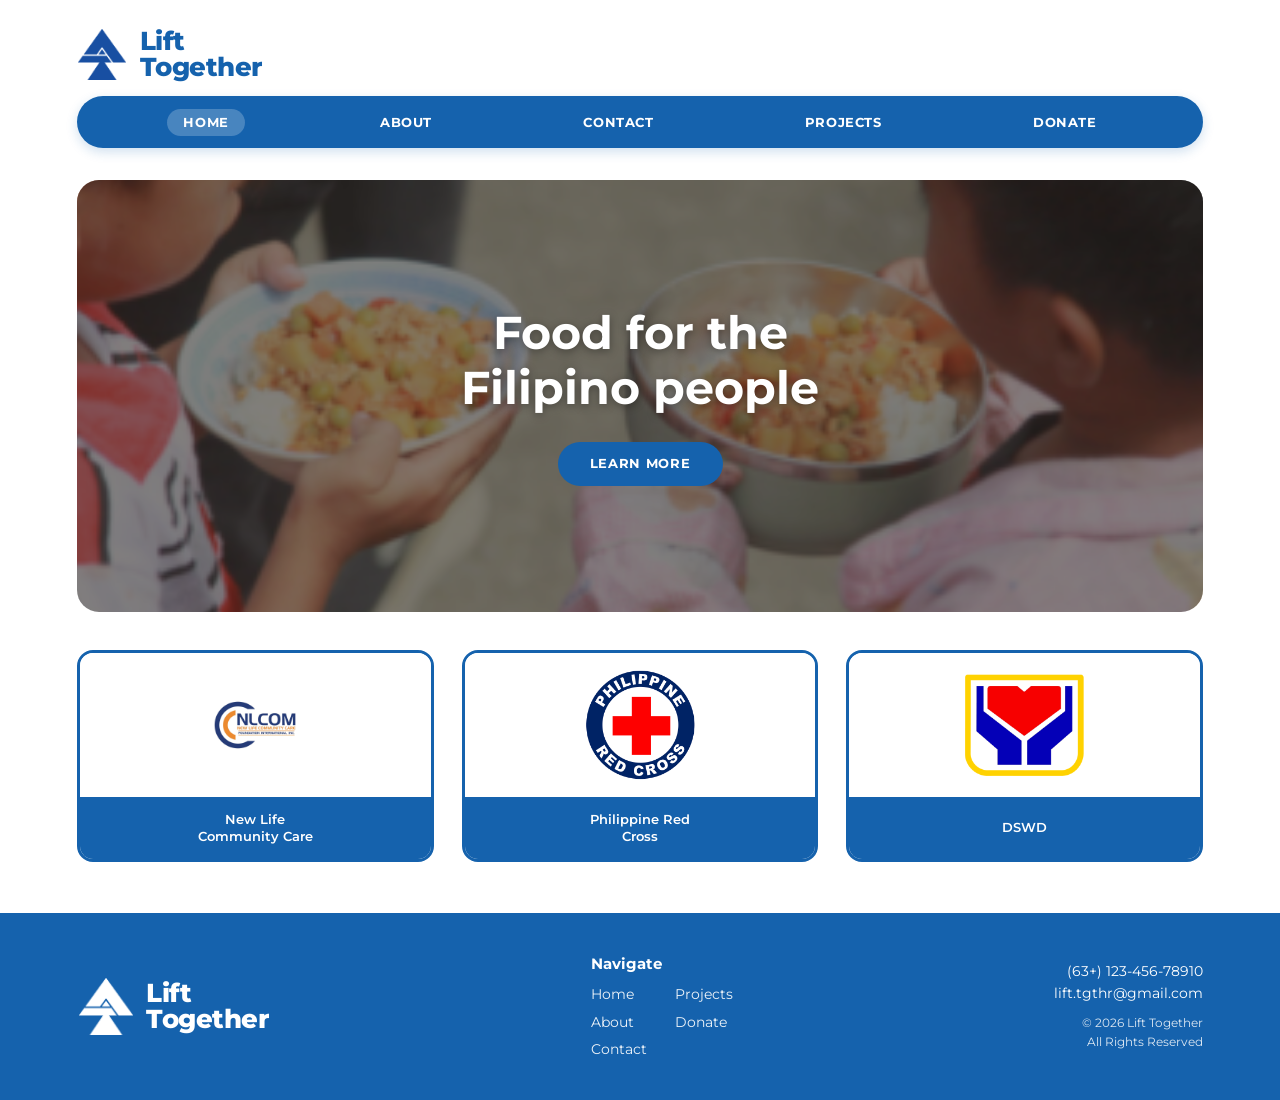
<file: index.html>
<!DOCTYPE html>
<html lang="en">
<head>
  <meta charset="UTF-8" />
  <meta name="viewport" content="width=device-width, initial-scale=1.0" />
  <title>Lift Together | Home</title>
  <link rel="preconnect" href="https://fonts.googleapis.com" />
  <link rel="preconnect" href="https://fonts.gstatic.com" crossorigin />
  <link href="https://fonts.googleapis.com/css2?family=Montserrat:wght@400;500;600;700;800&display=swap" rel="stylesheet" />
  <link rel="stylesheet" href="style.css" />
</head>
<body>

  <header class="site-header">
    <div class="container">
      <a href="index.html" class="brand-logo">
        <img src="lt-logo-blue.png" alt="Lift Together Logo" class="logo-img" />
        <div class="brand-text">
          <span>Lift</span>
          <span>Together</span>
        </div>
      </a>

      <nav class="navbar" aria-label="Primary Navigation">
        <ul>
          <li><a href="index.html" class="active">HOME</a></li>
          <li><a href="about.html">ABOUT</a></li>
          <li><a href="contact.html">CONTACT</a></li>
          <li><a href="projects.html">PROJECTS</a></li>
          <li><a href="donate.html">DONATE</a></li>
        </ul>
      </nav>
    </div>
  </header>

  <main class="container">
    <div class="hero-banner">
      <div class="hero-overlay">
        <h1>Food for the<br />Filipino people</h1>
        <a href="about.html" class="btn-pill">LEARN MORE</a>
      </div>
    </div>

    <div class="partners-grid">
      <a href="donate.html" class="partner-card">
        <div class="partner-logo-box">
          <img src="nlcom logo.jpg" alt="New Life Community Care Logo" class="partner-logo-img" />
        </div>
        <div class="partner-card-footer">New Life<br />Community Care</div>
      </a>

      <a href="donate.html" class="partner-card">
        <div class="partner-logo-box">
          <img src="redcross-logo.jpg" alt="Philippine Red Cross Logo" class="partner-logo-img" />
        </div>
        <div class="partner-card-footer">Philippine Red<br />Cross</div>
      </a>

      <a href="donate.html" class="partner-card">
        <div class="partner-logo-box">
          <img src="dswd-logo.png" alt="DSWD Logo" class="partner-logo-img" />
        </div>
        <div class="partner-card-footer">DSWD</div>
      </a>
    </div>
  </main>

  <footer class="site-footer">
    <div class="container footer-inner">
      <div class="footer-brand">
        <img src="lt-logo-white.png" alt="Lift Together White Logo" class="logo-img white" />
        <div class="brand-text white">
          <span>Lift</span>
          <span>Together</span>
        </div>
      </div>

      <div class="footer-nav">
        <h5>Navigate</h5>
        <div class="footer-links-grid">
          <a href="index.html">Home</a>
          <a href="projects.html">Projects</a>
          <a href="about.html">About</a>
          <a href="donate.html">Donate</a>
          <a href="contact.html">Contact</a>
        </div>
      </div>

      <div class="footer-contact">
        <p>(63+) 123-456-78910</p>
        <p>lift.tgthr@gmail.com</p>
        <p class="footer-copy">&copy; 2026 Lift Together<br />All Rights Reserved</p>
      </div>
    </div>
  </footer>

</body>
</html>
</file>
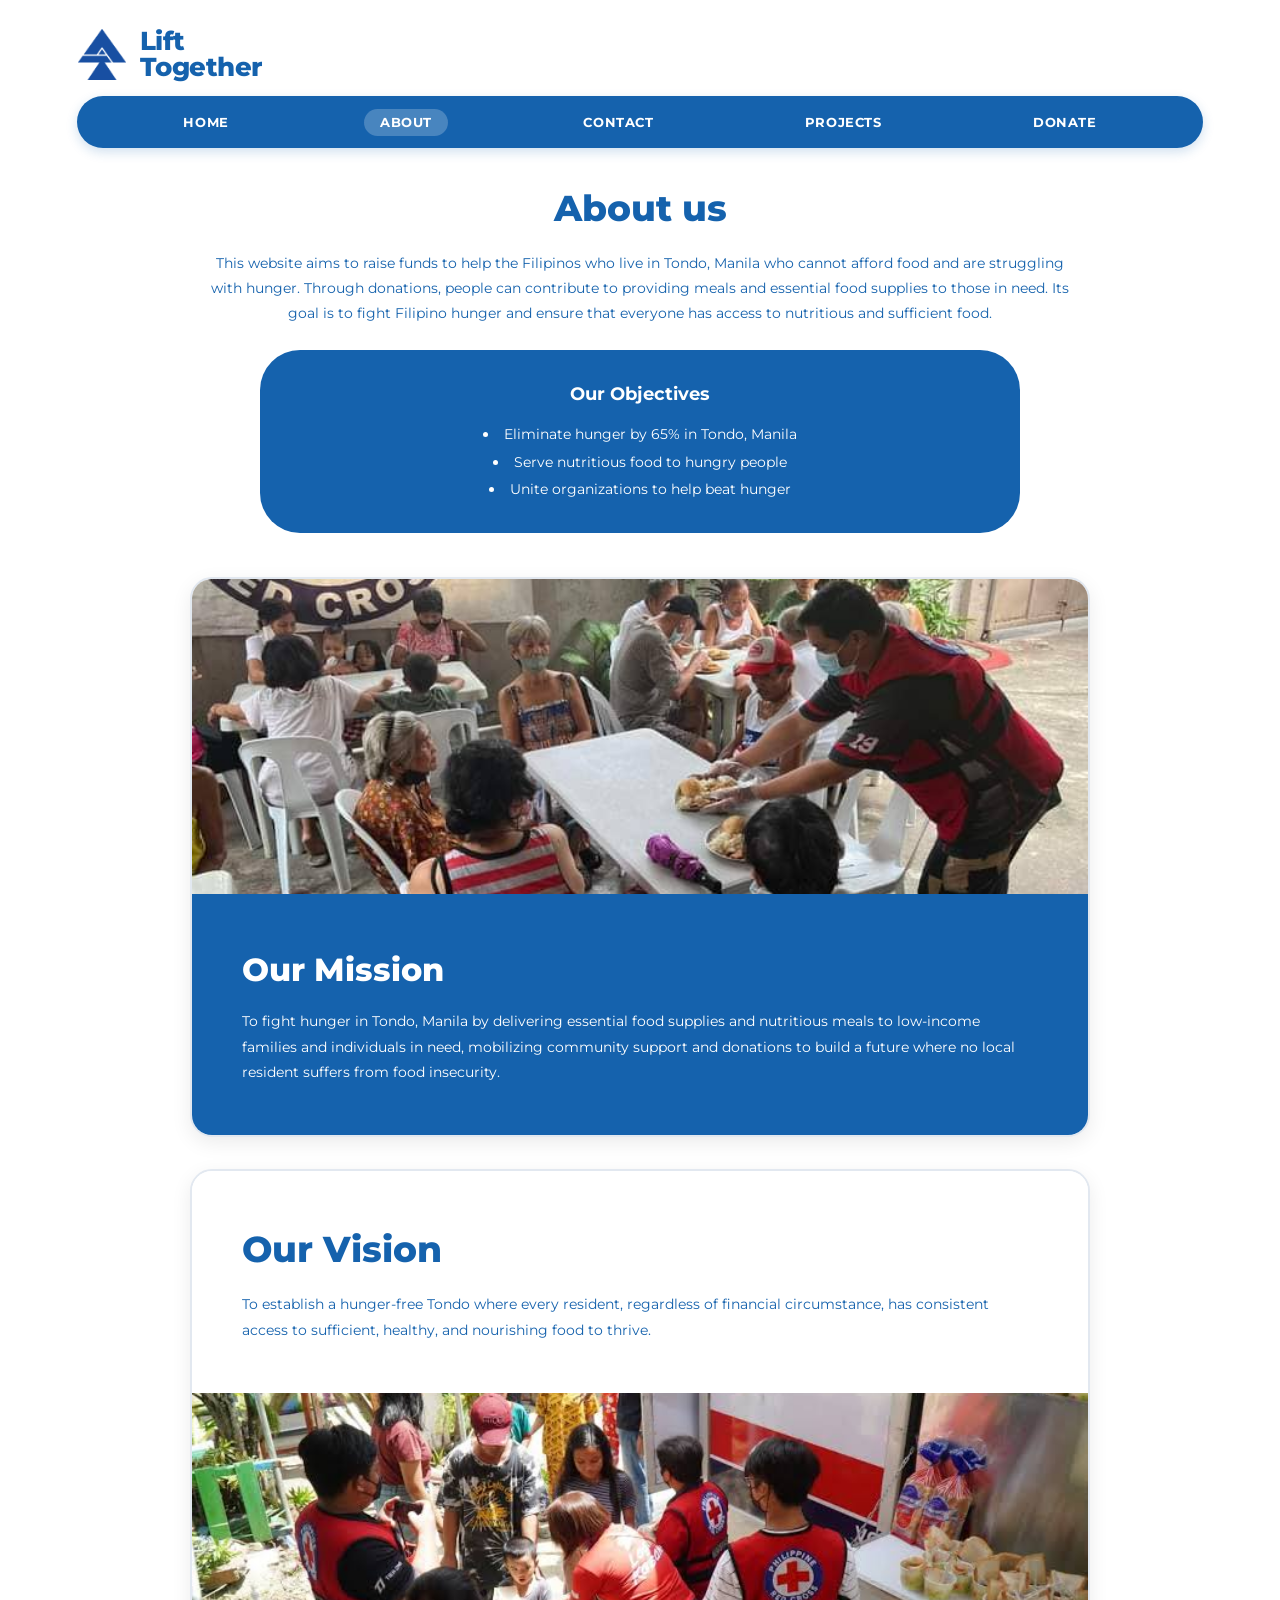
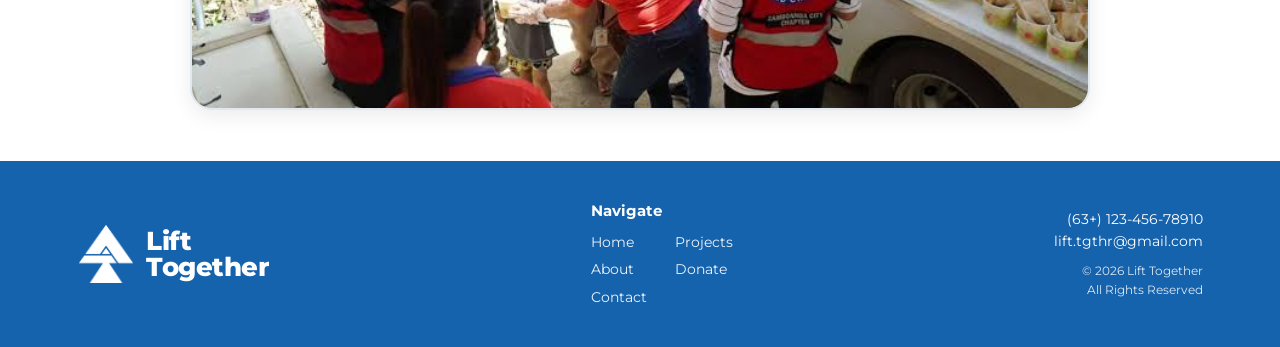
<file: about.html>
<!DOCTYPE html>
<html lang="en">
<head>
  <meta charset="UTF-8" />
  <meta name="viewport" content="width=device-width, initial-scale=1.0" />
  <title>Lift Together | About Us</title>
  <link rel="preconnect" href="https://fonts.googleapis.com" />
  <link rel="preconnect" href="https://fonts.gstatic.com" crossorigin />
  <link href="https://fonts.googleapis.com/css2?family=Montserrat:wght@400;500;600;700;800&display=swap" rel="stylesheet" />
  <link rel="stylesheet" href="style.css" />
</head>
<body>

  <header class="site-header">
    <div class="container">
      <a href="index.html" class="brand-logo">
        <img src="lt-logo-blue.png" alt="Lift Together Logo" class="logo-img" />
        <div class="brand-text">
          <span>Lift</span>
          <span>Together</span>
        </div>
      </a>

      <nav class="navbar" aria-label="Primary Navigation">
        <ul>
          <li><a href="index.html">HOME</a></li>
          <li><a href="about.html" class="active">ABOUT</a></li>
          <li><a href="contact.html">CONTACT</a></li>
          <li><a href="projects.html">PROJECTS</a></li>
          <li><a href="donate.html">DONATE</a></li>
        </ul>
      </nav>
    </div>
  </header>

  <main class="container">
    <div class="about-intro">
      <h2 class="section-title-blue">About us</h2>
      <p class="intro-text">
        This website aims to raise funds to help the Filipinos who live in Tondo, Manila who cannot afford food and are struggling with hunger. Through donations, people can contribute to providing meals and essential food supplies to those in need. Its goal is to fight Filipino hunger and ensure that everyone has access to nutritious and sufficient food.
      </p>

      <div class="objectives-pill">
        <h3>Our Objectives</h3>
        <ul>
          <li>Eliminate hunger by 65% in Tondo, Manila</li>
          <li>Serve nutritious food to hungry people</li>
          <li>Unite organizations to help beat hunger</li>
        </ul>
      </div>
    </div>

    <div class="about-stack-section">
      <div class="about-card-block">
        <div class="about-card-img">
          <img src="redcross1.jpg" alt="Our Mission Outreach" />
        </div>
        <div class="about-card-body blue-bg">
          <h2>Our Mission</h2>
          <p>
            To fight hunger in Tondo, Manila by delivering essential food supplies and nutritious meals to low-income families and individuals in need, mobilizing community support and donations to build a future where no local resident suffers from food insecurity.
          </p>
        </div>
      </div>

      <div class="about-card-block">
        <div class="about-card-body white-bg">
          <h2 class="section-title-blue">Our Vision</h2>
          <p>
            To establish a hunger-free Tondo where every resident, regardless of financial circumstance, has consistent access to sufficient, healthy, and nourishing food to thrive.
          </p>
        </div>
        <div class="about-card-img">
          <img src="redcross-about.jpg" alt="Our Vision Community" />
        </div>
      </div>
    </div>
  </main>

  <footer class="site-footer">
    <div class="container footer-inner">
      <div class="footer-brand">
        <img src="lt-logo-white.png" alt="Lift Together White Logo" class="logo-img white" />
        <div class="brand-text white">
          <span>Lift</span>
          <span>Together</span>
        </div>
      </div>

      <div class="footer-nav">
        <h5>Navigate</h5>
        <div class="footer-links-grid">
          <a href="index.html">Home</a>
          <a href="projects.html">Projects</a>
          <a href="about.html">About</a>
          <a href="donate.html">Donate</a>
          <a href="contact.html">Contact</a>
        </div>
      </div>

      <div class="footer-contact">
        <p>(63+) 123-456-78910</p>
        <p>lift.tgthr@gmail.com</p>
        <p class="footer-copy">&copy; 2026 Lift Together<br />All Rights Reserved</p>
      </div>
    </div>
  </footer>

</body>
</html>
</file>
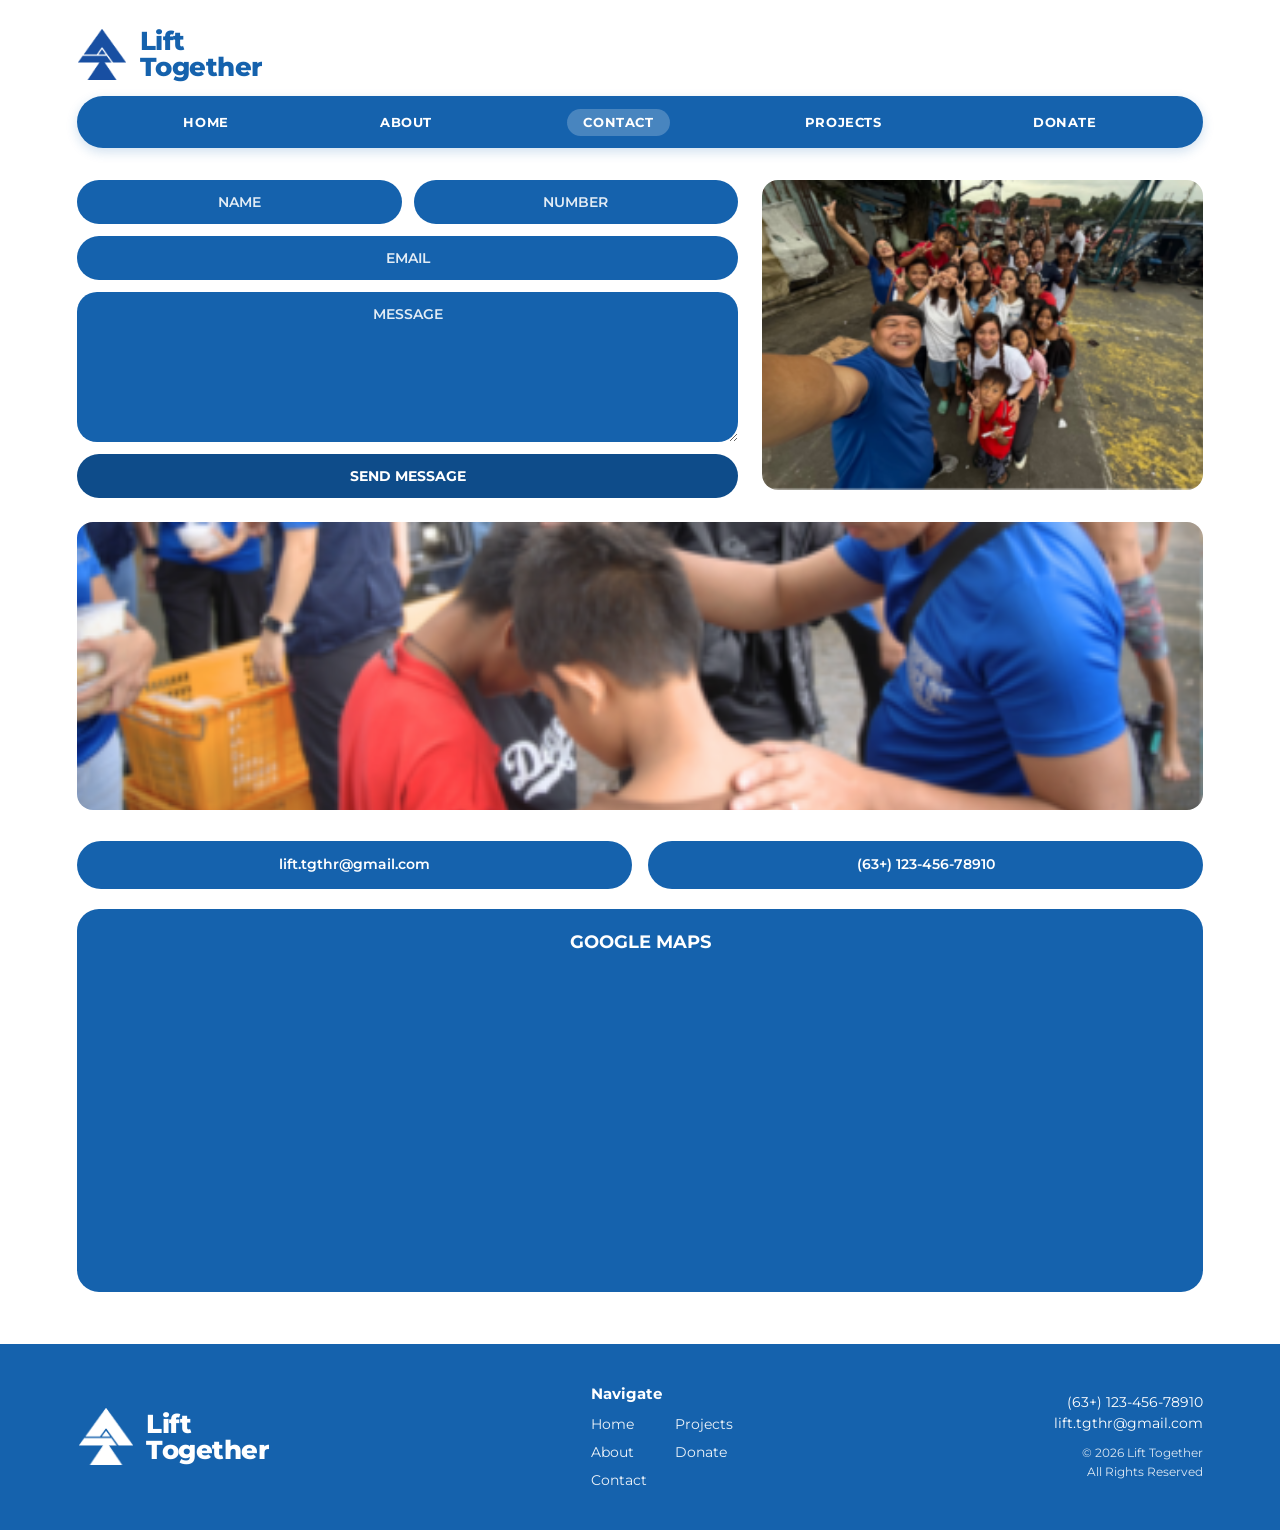
<file: contact.html>
<!DOCTYPE html>
<html lang="en">
<head>
  <meta charset="UTF-8" />
  <meta name="viewport" content="width=device-width, initial-scale=1.0" />
  <title>Lift Together | Contact</title>
  <link rel="preconnect" href="https://fonts.googleapis.com" />
  <link rel="preconnect" href="https://fonts.gstatic.com" crossorigin />
  <link href="https://fonts.googleapis.com/css2?family=Montserrat:wght@400;500;600;700;800&display=swap" rel="stylesheet" />
  <link rel="stylesheet" href="style.css" />
</head>
<body>

  <header class="site-header">
    <div class="container">
      <a href="index.html" class="brand-logo">
        <img src="lt-logo-blue.png" alt="Lift Together Logo" class="logo-img" />
        <div class="brand-text">
          <span>Lift</span>
          <span>Together</span>
        </div>
      </a>

      <nav class="navbar" aria-label="Primary Navigation">
        <ul>
          <li><a href="index.html">HOME</a></li>
          <li><a href="about.html">ABOUT</a></li>
          <li><a href="contact.html" class="active">CONTACT</a></li>
          <li><a href="projects.html">PROJECTS</a></li>
          <li><a href="donate.html">DONATE</a></li>
        </ul>
      </nav>
    </div>
  </header>

  <main class="container">
    <div class="contact-top-grid">
      <form class="contact-form" id="contact-form" action="https://formsubmit.co/2e37ef25d302153ae300c1202440e8b7" method="POST">
        <input type="hidden" name="_subject" value="New Lift Together website message" />
        <input type="hidden" name="_template" value="table" />
        <input type="hidden" name="_captcha" value="false" />
        <input type="text" name="_honey" style="display:none" tabindex="-1" autocomplete="off" />
        <div class="form-row-half">
          <input type="text" name="name" placeholder="NAME" autocomplete="name" required />
          <input type="tel" name="number" placeholder="NUMBER" autocomplete="tel" required />
        </div>
        <input type="email" name="email" placeholder="EMAIL" autocomplete="email" required />
        <textarea name="message" rows="5" placeholder="MESSAGE" required></textarea>
        <button type="submit" class="btn-submit">SEND MESSAGE</button>
      </form>

      <div class="contact-side-photo">
        <img src="nlcom3.png" alt="Community outreach volunteers" />
      </div>
    </div>

    <div class="contact-wide-photo">
      <img src="nlcom4.png" alt="Volunteers distributing meals in the community" />
    </div>

    <div class="contact-pills-row">
      <a href="mailto:lift.tgthr@gmail.com" class="info-pill">lift.tgthr@gmail.com</a>
      <a href="tel:+6312345678910" class="info-pill">(63+) 123-456-78910</a>
    </div>

    <div class="map-box">
      <h3>GOOGLE MAPS</h3>
      <div class="map-frame">
        <iframe
          title="Tondo Manila Map"
          src="https://www.openstreetmap.org/export/embed.html?bbox=120.9450%2C14.5950%2C120.9850%2C14.6350&layer=mapnik&marker=14.6150%2C120.9650"
          loading="lazy">
        </iframe>
      </div>
    </div>
  </main>

  <footer class="site-footer">
    <div class="container footer-inner">
      <div class="footer-brand">
        <img src="lt-logo-white.png" alt="Lift Together White Logo" class="logo-img white" />
        <div class="brand-text white">
          <span>Lift</span>
          <span>Together</span>
        </div>
      </div>

      <div class="footer-nav">
        <h5>Navigate</h5>
        <div class="footer-links-grid">
          <a href="index.html">Home</a>
          <a href="projects.html">Projects</a>
          <a href="about.html">About</a>
          <a href="donate.html">Donate</a>
          <a href="contact.html">Contact</a>
        </div>
      </div>

      <div class="footer-contact">
        <p>(63+) 123-456-78910</p>
        <p>lift.tgthr@gmail.com</p>
        <p class="footer-copy">&copy; 2026 Lift Together<br />All Rights Reserved</p>
      </div>
    </div>
  </footer>

</body>
</html>
</file>
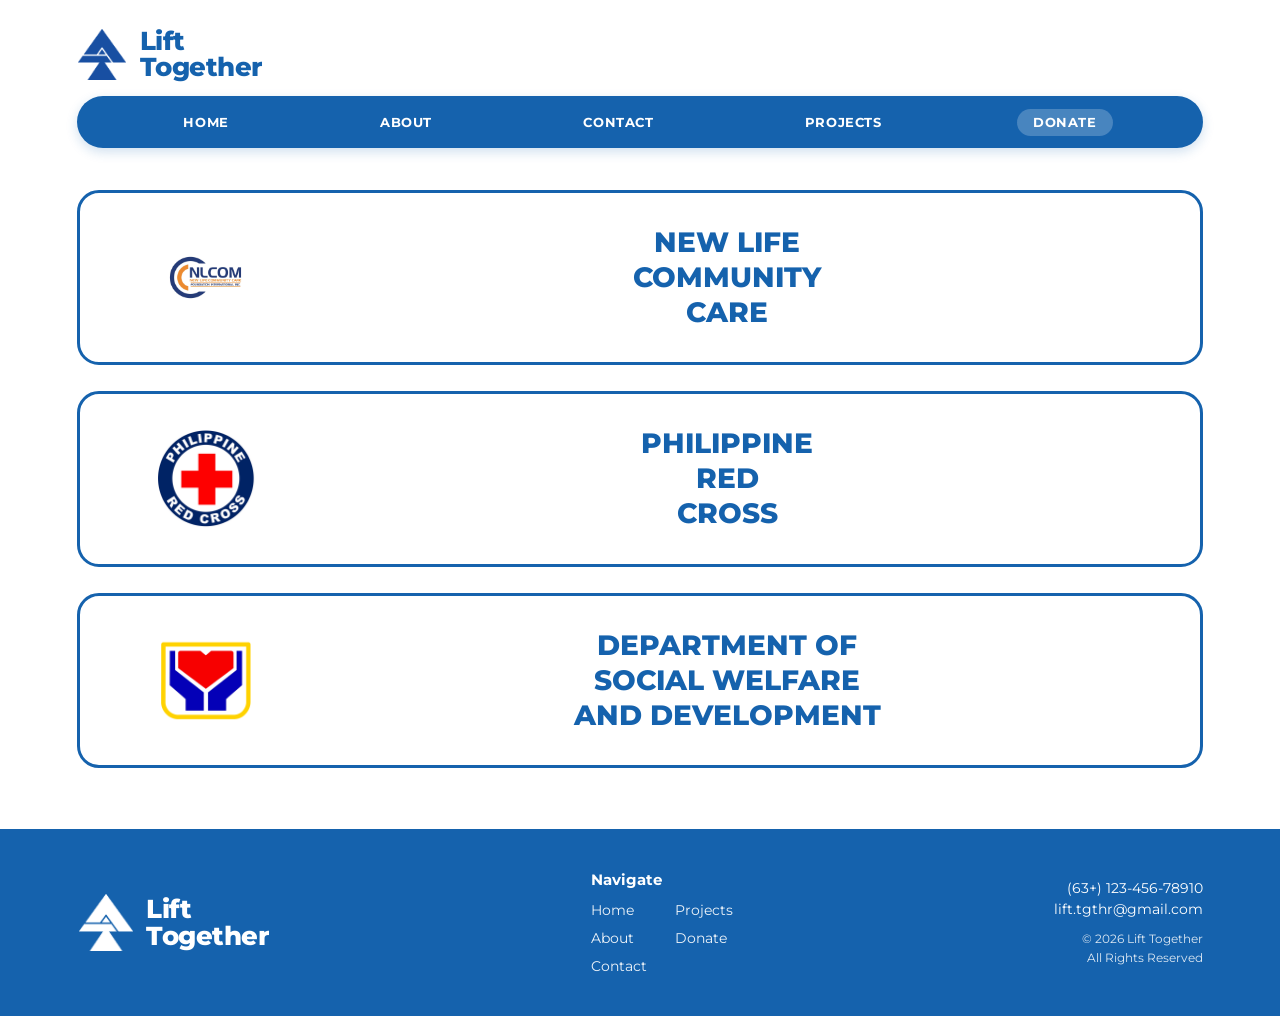
<file: donate.html>
<!DOCTYPE html>
<html lang="en">
<head>
  <meta charset="UTF-8" />
  <meta name="viewport" content="width=device-width, initial-scale=1.0" />
  <title>Lift Together | Donate</title>
  <link rel="preconnect" href="https://fonts.googleapis.com" />
  <link rel="preconnect" href="https://fonts.gstatic.com" crossorigin />
  <link href="https://fonts.googleapis.com/css2?family=Montserrat:wght@400;500;600;700;800&display=swap" rel="stylesheet" />
  <link rel="stylesheet" href="style.css" />
</head>
<body>

  <header class="site-header">
    <div class="container">
      <a href="index.html" class="brand-logo">
        <img src="lt-logo-blue.png" alt="Lift Together Logo" class="logo-img" />
        <div class="brand-text">
          <span>Lift</span>
          <span>Together</span>
        </div>
      </a>

      <nav class="navbar" aria-label="Primary Navigation">
        <ul>
          <li><a href="index.html">HOME</a></li>
          <li><a href="about.html">ABOUT</a></li>
          <li><a href="contact.html">CONTACT</a></li>
          <li><a href="projects.html">PROJECTS</a></li>
          <li><a href="donate.html" class="active">DONATE</a></li>
        </ul>
      </nav>
    </div>
  </header>

  <main class="container">
    <div class="donation-list">
      <a href="https://www.nlcom.org.ph/" target="_blank" rel="noopener noreferrer" class="donation-banner-card">
        <div class="donation-logo">
          <img src="nlcom logo.jpg" alt="New Life Community Care Logo" class="donation-logo-img" />
        </div>
        <div class="donation-org-name">NEW LIFE<br />COMMUNITY<br />CARE</div>
      </a>

      <a href="https://redcross.org.ph/ways-to-donate/" target="_blank" rel="noopener noreferrer" class="donation-banner-card">
        <div class="donation-logo">
          <img src="redcross-logo.jpg" alt="Philippine Red Cross Logo" class="donation-logo-img" />
        </div>
        <div class="donation-org-name">PHILIPPINE<br />RED<br />CROSS</div>
      </a>

      <a href="https://www.dswd.gov.ph/" target="_blank" rel="noopener noreferrer" class="donation-banner-card">
        <div class="donation-logo">
          <img src="dswd-logo.png" alt="DSWD Logo" class="donation-logo-img" />
        </div>
        <div class="donation-org-name">DEPARTMENT OF<br />SOCIAL WELFARE<br />AND DEVELOPMENT</div>
      </a>
    </div>
  </main>

  <footer class="site-footer">
    <div class="container footer-inner">
      <div class="footer-brand">
        <img src="lt-logo-white.png" alt="Lift Together White Logo" class="logo-img white" />
        <div class="brand-text white">
          <span>Lift</span>
          <span>Together</span>
        </div>
      </div>

      <div class="footer-nav">
        <h5>Navigate</h5>
        <div class="footer-links-grid">
          <a href="index.html">Home</a>
          <a href="projects.html">Projects</a>
          <a href="about.html">About</a>
          <a href="donate.html">Donate</a>
          <a href="contact.html">Contact</a>
        </div>
      </div>

      <div class="footer-contact">
        <p>(63+) 123-456-78910</p>
        <p>lift.tgthr@gmail.com</p>
        <p class="footer-copy">&copy; 2026 Lift Together<br />All Rights Reserved</p>
      </div>
    </div>
  </footer>

</body>
</html>
</file>
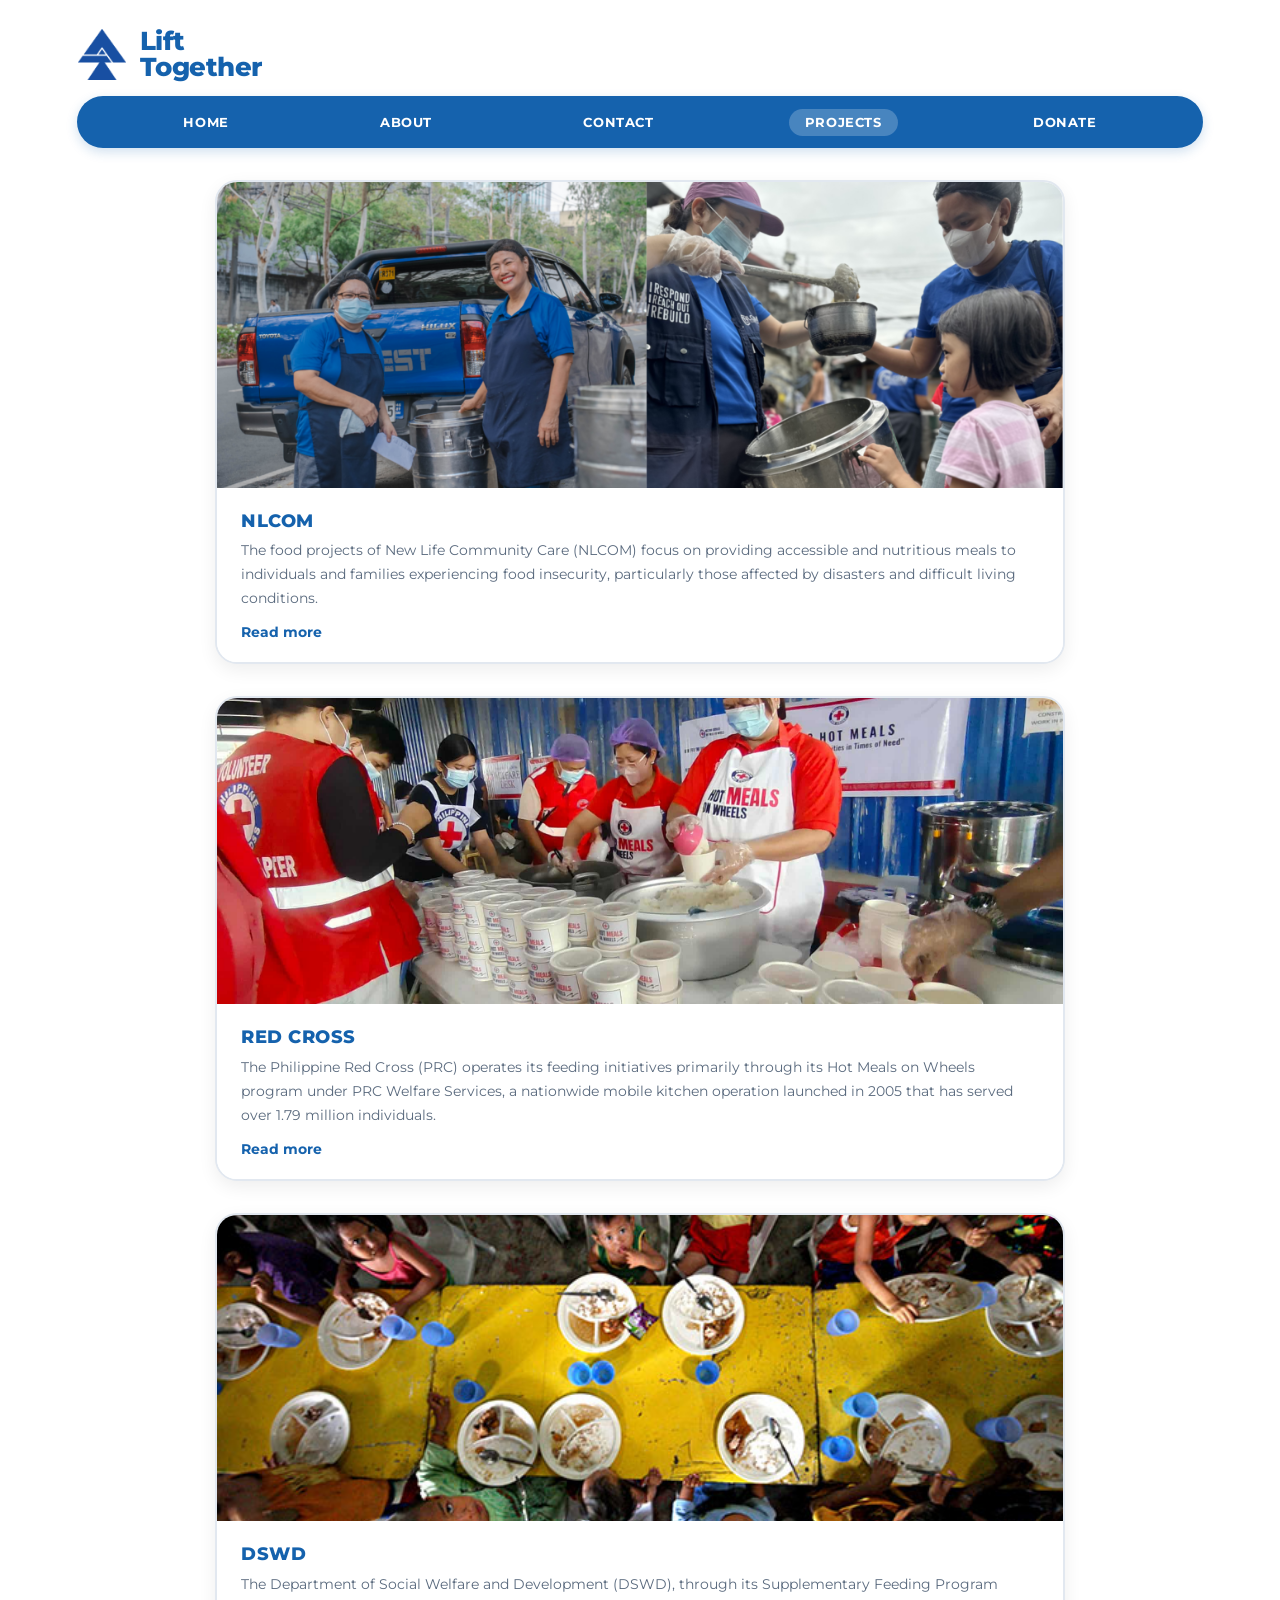
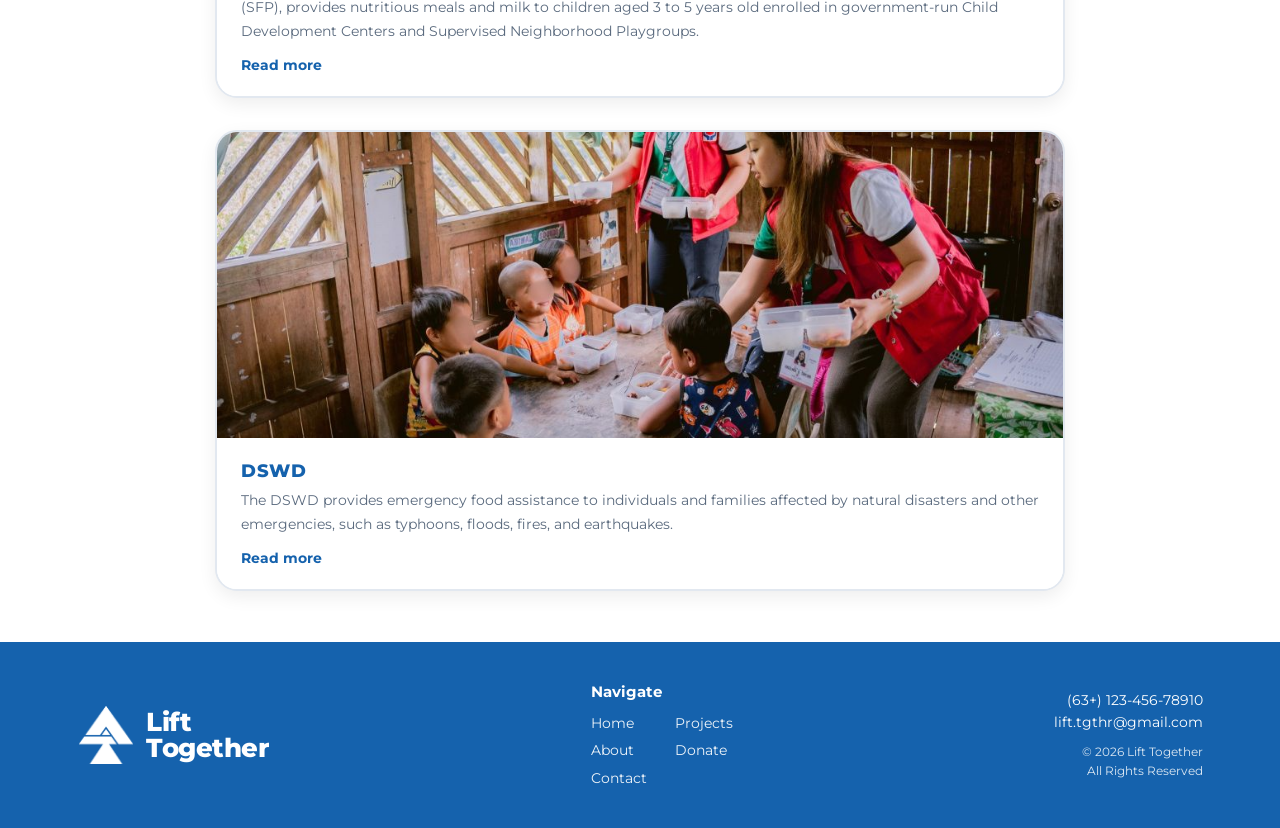
<file: projects.html>
<!DOCTYPE html>
<html lang="en">
<head>
  <meta charset="UTF-8" />
  <meta name="viewport" content="width=device-width, initial-scale=1.0" />
  <title>Lift Together | Projects</title>
  <link rel="preconnect" href="https://fonts.googleapis.com" />
  <link rel="preconnect" href="https://fonts.gstatic.com" crossorigin />
  <link href="https://fonts.googleapis.com/css2?family=Montserrat:wght@400;500;600;700;800&display=swap" rel="stylesheet" />
  <link rel="stylesheet" href="style.css" />
</head>
<body>

  <header class="site-header">
    <div class="container">
      <a href="index.html" class="brand-logo">
        <img src="lt-logo-blue.png" alt="Lift Together Logo" class="logo-img" />
        <div class="brand-text">
          <span>Lift</span>
          <span>Together</span>
        </div>
      </a>

      <nav class="navbar" aria-label="Primary Navigation">
        <ul>
          <li><a href="index.html">HOME</a></li>
          <li><a href="about.html">ABOUT</a></li>
          <li><a href="contact.html">CONTACT</a></li>
          <li><a href="projects.html" class="active">PROJECTS</a></li>
          <li><a href="donate.html">DONATE</a></li>
        </ul>
      </nav>
    </div>
  </header>

  <main class="container">
    <div class="project-list-wireframe">
      <article class="project-card-item">
        <div class="project-img-box">
          <img src="nlcom.png" alt="NLCOM Project" />
        </div>
        <div class="project-meta-box">
          <h3>NLCOM</h3>
          <p class="project-description">
            The food projects of New Life Community Care (NLCOM) focus on providing accessible and nutritious meals to individuals and families experiencing food insecurity, particularly those affected by disasters and difficult living conditions.<span class="project-description-more" id="nlcom-description-more" hidden> Through its mobile kitchen operations, community feeding programs, and food relief distributions, the organization extends assistance to vulnerable communities by preparing hot meals, distributing essential food supplies, and conducting recurring feeding activities.</span>
          </p>
          <button class="project-read-more" type="button" aria-expanded="false" aria-controls="nlcom-description-more">Read more</button>
        </div>
      </article>

      <article class="project-card-item">
        <div class="project-img-box">
          <img src="redcross2.jpg" alt="Red Cross Project" />
        </div>
        <div class="project-meta-box">
          <h3>RED CROSS</h3>
          <p class="project-description">
            The Philippine Red Cross (PRC) operates its feeding initiatives primarily through its Hot Meals on Wheels program under PRC Welfare Services, a nationwide mobile kitchen operation launched in 2005 that has served over 1.79 million individuals.<span class="project-description-more" id="red-cross-description-more" hidden> Utilizing a fleet of 39 mobile food trucks positioned across 102 chapters, the program is engineered to deploy within 24 hours of a crisis, with each self-contained vehicle equipped with industrial burners, rice cookers, steamers, ovens, and solar-powered refrigeration capable of producing 100 hot meals per hour (or up to 1,000 meals per day). While its primary mandate is immediate emergency mass feeding for families in evacuation centers, stranded passengers, and responders during typhoons, fires, and floods, local chapters also conduct regular outreach feeding drives for vulnerable groups such as senior citizens, malnourished children, pregnant women, persons with disabilities, and returning repatriates.</span>
          </p>
          <button class="project-read-more" type="button" aria-expanded="false" aria-controls="red-cross-description-more">Read more</button>
        </div>
      </article>

      <article class="project-card-item">
        <div class="project-img-box">
          <img src="dswd.jpg" alt="DSWD Project" />
        </div>
        <div class="project-meta-box">
          <h3>DSWD</h3>
          <p class="project-description">
            The Department of Social Welfare and Development (DSWD), through its Supplementary Feeding Program (SFP), provides nutritious meals and milk to children aged 3 to 5 years old enrolled in government-run Child Development Centers and Supervised Neighborhood Playgroups.<span class="project-description-more" id="dswd-supplementary-description-more" hidden> The program aims to address childhood hunger and malnutrition by providing additional food alongside children's regular meals. It also promotes proper nutrition and healthy eating habits during their early developmental years. In 2026, the feeding period was expanded to 180 days to provide more consistent nutritional support to its beneficiaries.</span>
          </p>
          <button class="project-read-more" type="button" aria-expanded="false" aria-controls="dswd-supplementary-description-more">Read more</button>
        </div>
      </article>

      <article class="project-card-item">
        <div class="project-img-box">
          <img src="dswd2.jpg" alt="DSWD Community Feeding" />
        </div>
        <div class="project-meta-box">
          <h3>DSWD</h3>
          <p class="project-description">
            The DSWD provides emergency food assistance to individuals and families affected by natural disasters and other emergencies, such as typhoons, floods, fires, and earthquakes.<span class="project-description-more" id="dswd-emergency-description-more" hidden> Through its disaster response operations, the department distributes Family Food Packs containing essential food supplies and provides ready-to-eat meals or freshly prepared food to affected communities.</span>
          </p>
          <button class="project-read-more" type="button" aria-expanded="false" aria-controls="dswd-emergency-description-more">Read more</button>
        </div>
      </article>
    </div>
  </main>

  <footer class="site-footer">
    <div class="container footer-inner">
      <div class="footer-brand">
        <img src="lt-logo-white.png" alt="Lift Together White Logo" class="logo-img white" />
        <div class="brand-text white">
          <span>Lift</span>
          <span>Together</span>
        </div>
      </div>

      <div class="footer-nav">
        <h5>Navigate</h5>
        <div class="footer-links-grid">
          <a href="index.html">Home</a>
          <a href="projects.html">Projects</a>
          <a href="about.html">About</a>
          <a href="donate.html">Donate</a>
          <a href="contact.html">Contact</a>
        </div>
      </div>

      <div class="footer-contact">
        <p>(63+) 123-456-78910</p>
        <p>lift.tgthr@gmail.com</p>
        <p class="footer-copy">&copy; 2026 Lift Together<br />All Rights Reserved</p>
      </div>
    </div>
  </footer>

  <script>
    document.querySelectorAll(".project-read-more").forEach((button) => {
      button.addEventListener("click", () => {
        const expanded = button.getAttribute("aria-expanded") !== "true";
        const continuation = document.getElementById(button.getAttribute("aria-controls"));

        continuation.hidden = !expanded;
        button.setAttribute("aria-expanded", String(expanded));
        button.textContent = expanded ? "Read less" : "Read more";
      });
    });
  </script>
</body>
</html>
</file>
<file: style.css>
:root {
  --primary-blue: #1562ad;
  --dark-blue: #0e4c8a;
  --light-blue-tint: #eef5fc;
  --white: #ffffff;
  --text-dark: #2c3e50;
  --text-muted: #5a6a7e;
  --red-cross: #d9232e;
  --radius-lg: 22px;
  --radius-md: 16px;
  --radius-pill: 999px;
}

* {
  box-sizing: border-box;
  margin: 0;
  padding: 0;
}

body {
  font-family: 'Montserrat', sans-serif;
  background-color: var(--white);
  color: var(--text-dark);
  line-height: 1.6;
  display: flex;
  flex-direction: column;
  min-height: 100vh;
}

.container {
  width: min(92%, 1280px);
  margin: 0 auto;
  padding: 0 clamp(12px, 2vw, 28px);
}

main.container {
  flex: 1;
  padding-top: clamp(20px, 2.5vw, 34px);
  padding-bottom: clamp(40px, 4vw, 64px);
}

.site-header {
  padding-top: clamp(18px, 2.2vw, 30px);
  background: var(--white);
}

.brand-logo {
  display: inline-flex;
  align-items: center;
  gap: 12px;
  text-decoration: none;
  color: var(--primary-blue);
  margin-bottom: 16px;
}

.logo-img {
  width: clamp(48px, 4vw, 62px);
  height: clamp(48px, 4vw, 62px);
  object-fit: contain;
  display: block;
}

.logo-img.white {
  width: clamp(54px, 4.5vw, 68px);
  height: clamp(54px, 4.5vw, 68px);
}

.brand-text {
  display: flex;
  flex-direction: column;
  font-weight: 800;
  font-size: clamp(1.45rem, 2vw, 1.85rem);
  line-height: 1.02;
  letter-spacing: -0.5px;
}

.brand-text.white {
  color: var(--white);
}

.navbar {
  background-color: var(--primary-blue);
  border-radius: var(--radius-pill);
  padding: clamp(10px, 1vw, 14px) clamp(18px, 3vw, 36px);
  box-shadow: 0 4px 12px rgba(21, 98, 173, 0.2);
}

.navbar ul {
  list-style: none;
  display: flex;
  justify-content: space-around;
  align-items: center;
  flex-wrap: wrap;
  gap: 10px;
}

.navbar a {
  color: var(--white);
  text-decoration: none;
  font-size: clamp(0.8rem, 1vw, 0.95rem);
  font-weight: 700;
  letter-spacing: 0.6px;
  padding: 6px 16px;
  border-radius: var(--radius-pill);
  transition: background 0.2s ease;
}

.navbar a:hover,
.navbar a.active {
  background-color: rgba(255, 255, 255, 0.22);
}

.hero-banner {
  position: relative;
  border-radius: var(--radius-lg);
  overflow: hidden;
  min-height: clamp(340px, 48vh, 520px);
  background: url('nlcom-homepage.png') center/cover no-repeat;
  display: flex;
  align-items: center;
  justify-content: center;
  text-align: center;
  margin-bottom: clamp(26px, 3vw, 40px);
}

.hero-overlay {
  background: rgba(35, 30, 25, 0.56);
  width: 100%;
  min-height: clamp(340px, 48vh, 520px);
  display: flex;
  flex-direction: column;
  align-items: center;
  justify-content: center;
  padding: 40px 24px;
}

.hero-overlay h1 {
  color: var(--white);
  font-size: clamp(2rem, 3.6vw, 3.3rem);
  font-weight: 700;
  line-height: 1.2;
  margin-bottom: 26px;
  text-shadow: 0 2px 8px rgba(0, 0, 0, 0.35);
}

.btn-pill {
  background-color: var(--primary-blue);
  color: var(--white);
  text-decoration: none;
  font-size: clamp(0.8rem, 0.95vw, 0.92rem);
  font-weight: 700;
  padding: 12px 32px;
  border-radius: var(--radius-pill);
  letter-spacing: 0.7px;
  transition: background 0.2s ease, transform 0.15s ease;
}

.btn-pill:hover {
  background-color: var(--dark-blue);
  transform: translateY(-2px);
}

.partners-grid {
  display: grid;
  grid-template-columns: repeat(3, 1fr);
  gap: clamp(16px, 2.2vw, 28px);
}

.partner-card {
  border: 3px solid var(--primary-blue);
  border-radius: var(--radius-md);
  overflow: hidden;
  text-decoration: none;
  display: flex;
  flex-direction: column;
  background: var(--white);
  transition: transform 0.2s ease, box-shadow 0.2s ease;
}

.partner-card:hover {
  transform: translateY(-4px);
  box-shadow: 0 8px 20px rgba(21, 98, 173, 0.18);
}

.partner-logo-box {
  height: clamp(125px, 16vh, 175px);
  display: flex;
  align-items: center;
  justify-content: center;
  padding: 16px;
  background-color: var(--white);
}

.partner-logo-img {
  max-width: 100%;
  max-height: 100%;
  width: auto;
  height: auto;
  object-fit: contain;
  display: block;
}

.partner-card-footer {
  background-color: var(--primary-blue);
  color: var(--white);
  text-align: center;
  font-size: clamp(0.82rem, 1vw, 0.98rem);
  font-weight: 600;
  padding: 14px 12px;
  min-height: 58px;
  flex-grow: 1;
  display: flex;
  align-items: center;
  justify-content: center;
  line-height: 1.3;
}

.about-intro {
  text-align: center;
  margin-bottom: clamp(28px, 3.5vw, 44px);
}

.section-title-blue {
  color: var(--primary-blue);
  font-size: clamp(1.9rem, 2.8vw, 2.5rem);
  font-weight: 800;
  margin-bottom: 14px;
}

.intro-text {
  font-size: clamp(0.9rem, 1.1vw, 1.05rem);
  color: var(--primary-blue);
  max-width: 860px;
  margin: 0 auto 24px;
  line-height: 1.75;
}

.objectives-pill {
  background-color: var(--primary-blue);
  color: var(--white);
  border-radius: 40px;
  padding: clamp(22px, 2.5vw, 30px) clamp(28px, 4vw, 48px);
  max-width: 760px;
  margin: 0 auto;
}

.objectives-pill h3 {
  font-size: clamp(1.1rem, 1.4vw, 1.3rem);
  font-weight: 700;
  margin-bottom: 12px;
}

.objectives-pill ul {
  list-style-position: inside;
  font-size: clamp(0.9rem, 1.05vw, 1.02rem);
  line-height: 1.9;
}

.about-stack-section {
  display: flex;
  flex-direction: column;
  gap: 32px;
  max-width: 900px;
  margin: 0 auto;
}

.about-card-block {
  border-radius: var(--radius-lg);
  overflow: hidden;
  box-shadow: 0 6px 20px rgba(0, 0, 0, 0.08);
  background: var(--white);
  border: 2px solid #e2e8f0;
}

.about-card-img img {
  width: 100%;
  height: clamp(280px, 35vh, 400px);
  object-fit: cover;
  display: block;
}

.about-card-body {
  padding: clamp(32px, 4vw, 50px);
}

.about-card-body.blue-bg {
  background-color: var(--primary-blue);
  color: var(--white);
}

.about-card-body.blue-bg h2 {
  font-size: clamp(1.8rem, 2.5vw, 2.3rem);
  font-weight: 800;
  margin-bottom: 14px;
}

.about-card-body.blue-bg p,
.about-card-body.white-bg p {
  font-size: clamp(0.9rem, 1.1vw, 1.05rem);
  line-height: 1.75;
}

.about-card-body.white-bg {
  background-color: var(--white);
  color: var(--primary-blue);
}

.contact-top-grid {
  display: grid;
  grid-template-columns: 1.5fr 1fr;
  gap: clamp(16px, 2vw, 24px);
  margin-bottom: clamp(16px, 2vw, 24px);
}

.contact-form {
  display: flex;
  flex-direction: column;
  gap: 12px;
}

.form-row-half {
  display: grid;
  grid-template-columns: 1fr 1fr;
  gap: 12px;
}

.contact-form input,
.contact-form textarea {
  width: 100%;
  background-color: var(--primary-blue);
  color: var(--white);
  border: none;
  border-radius: var(--radius-pill);
  padding: 13px 22px;
  font-family: inherit;
  font-size: 0.88rem;
  font-weight: 600;
  outline: none;
}

.contact-form textarea {
  border-radius: 20px;
  resize: vertical;
  min-height: 150px;
}

.contact-form input::placeholder,
.contact-form textarea::placeholder {
  color: rgba(255, 255, 255, 0.88);
  text-align: center;
}

.btn-submit {
  background-color: var(--dark-blue);
  color: var(--white);
  border: none;
  border-radius: var(--radius-pill);
  padding: 13px 24px;
  font-family: inherit;
  font-size: 0.88rem;
  font-weight: 700;
  cursor: pointer;
  transition: opacity 0.2s;
}

.btn-submit:hover {
  opacity: 0.9;
}

.form-status {
  min-height: 1.2em;
  text-align: center;
  color: var(--text-muted);
  font-size: 0.82rem;
  font-weight: 600;
}

.contact-side-photo img {
  width: 100%;
  height: 100%;
  max-height: 310px;
  object-fit: cover;
  border-radius: var(--radius-md);
}

.contact-wide-photo {
  margin-bottom: clamp(16px, 2vw, 24px);
}

.contact-wide-photo img {
  width: 100%;
  height: clamp(230px, 32vh, 340px);
  object-fit: cover;
  border-radius: var(--radius-md);
}

.contact-pills-row {
  display: grid;
  grid-template-columns: 1fr 1fr;
  gap: 16px;
  margin-bottom: 20px;
}

.info-pill {
  background-color: var(--primary-blue);
  color: var(--white);
  text-decoration: none;
  text-align: center;
  font-size: clamp(0.85rem, 1vw, 0.98rem);
  font-weight: 600;
  padding: 13px 18px;
  border-radius: var(--radius-pill);
}

.map-box {
  background-color: var(--primary-blue);
  border-radius: var(--radius-lg);
  padding: 18px;
  text-align: center;
}

.map-box h3 {
  color: var(--white);
  font-size: 1.15rem;
  font-weight: 700;
  margin-bottom: 12px;
}

.map-frame {
  border-radius: 14px;
  overflow: hidden;
  height: clamp(240px, 34vh, 360px);
}

.map-frame iframe {
  width: 100%;
  height: 100%;
  border: 0;
}

.project-list-wireframe {
  display: flex;
  flex-direction: column;
  gap: 32px;
  max-width: 850px;
  margin: 0 auto;
}

.project-card-item {
  background: var(--white);
  border-radius: var(--radius-lg);
  overflow: hidden;
  box-shadow: 0 6px 18px rgba(0, 0, 0, 0.07);
  border: 2px solid #e2e8f0;
}

.project-img-box img {
  width: 100%;
  height: clamp(260px, 34vh, 420px);
  object-fit: cover;
  display: block;
}

.project-meta-box {
  padding: 18px 24px;
  background-color: var(--white);
}

.project-meta-box h3 {
  color: var(--primary-blue);
  font-size: 1.15rem;
  font-weight: 800;
  letter-spacing: 0.5px;
  margin-bottom: 4px;
}

.project-meta-box p {
  color: var(--text-muted);
  font-size: 0.88rem;
}

.project-description {
  line-height: 1.7;
  margin-bottom: 8px;
}

.project-read-more {
  border: 0;
  padding: 0;
  background: none;
  color: var(--primary-blue);
  font: inherit;
  font-size: 0.88rem;
  font-weight: 700;
  cursor: pointer;
}

.project-read-more:hover {
  text-decoration: underline;
}

.project-read-more:focus-visible {
  outline: 2px solid var(--primary-blue);
  outline-offset: 3px;
}

.donation-list {
  display: flex;
  flex-direction: column;
  gap: clamp(18px, 2.2vw, 26px);
  padding: 10px 0;
}

.donation-banner-card {
  border: 3.5px solid var(--primary-blue);
  border-radius: var(--radius-lg);
  padding: clamp(22px, 2.8vw, 32px) clamp(28px, 4vw, 56px);
  display: flex;
  align-items: center;
  justify-content: space-between;
  gap: 24px;
  text-decoration: none;
  background: var(--white);
  transition: transform 0.2s ease, background 0.2s ease;
}

.donation-banner-card:hover {
  transform: translateY(-3px);
  background-color: var(--light-blue-tint);
}

.donation-logo {
  width: clamp(100px, 13vw, 150px);
  height: clamp(90px, 11vh, 125px);
  display: flex;
  align-items: center;
  justify-content: center;
  flex-shrink: 0;
}

.donation-logo-img {
  max-width: 100%;
  max-height: 100%;
  width: auto;
  height: auto;
  object-fit: contain;
  display: block;
}

.donation-org-name {
  flex: 1;
  text-align: center;
  color: var(--primary-blue);
  font-size: clamp(1.35rem, 2.2vw, 1.95rem);
  font-weight: 800;
  line-height: 1.25;
}

.site-footer {
  background-color: var(--primary-blue);
  color: var(--white);
  padding: clamp(28px, 3vw, 40px) 0;
  margin-top: auto;
}

.footer-inner {
  display: flex;
  justify-content: space-between;
  align-items: center;
  flex-wrap: wrap;
  gap: 24px;
}

.footer-brand {
  display: flex;
  align-items: center;
  gap: 12px;
}

.footer-nav h5 {
  font-size: 0.95rem;
  font-weight: 700;
  margin-bottom: 8px;
}

.footer-links-grid {
  display: grid;
  grid-template-columns: repeat(2, auto);
  gap: 6px 28px;
}

.footer-links-grid a {
  color: rgba(255, 255, 255, 0.92);
  text-decoration: none;
  font-size: 0.85rem;
}

.footer-links-grid a:hover {
  text-decoration: underline;
}

.footer-contact {
  text-align: right;
  font-size: 0.85rem;
  line-height: 1.6;
}

.footer-copy {
  margin-top: 8px;
  font-size: 0.75rem;
  opacity: 0.85;
}

@media (max-width: 768px) {
  .partners-grid,
  .contact-top-grid,
  .contact-pills-row,
  .about-stack-section,
  .project-list-wireframe {
    grid-template-columns: 1fr;
  }

  .donation-banner-card {
    flex-direction: column;
    text-align: center;
  }

  .footer-inner {
    flex-direction: column;
    text-align: center;
  }

  .footer-contact {
    text-align: center;
  }
}
</file>
